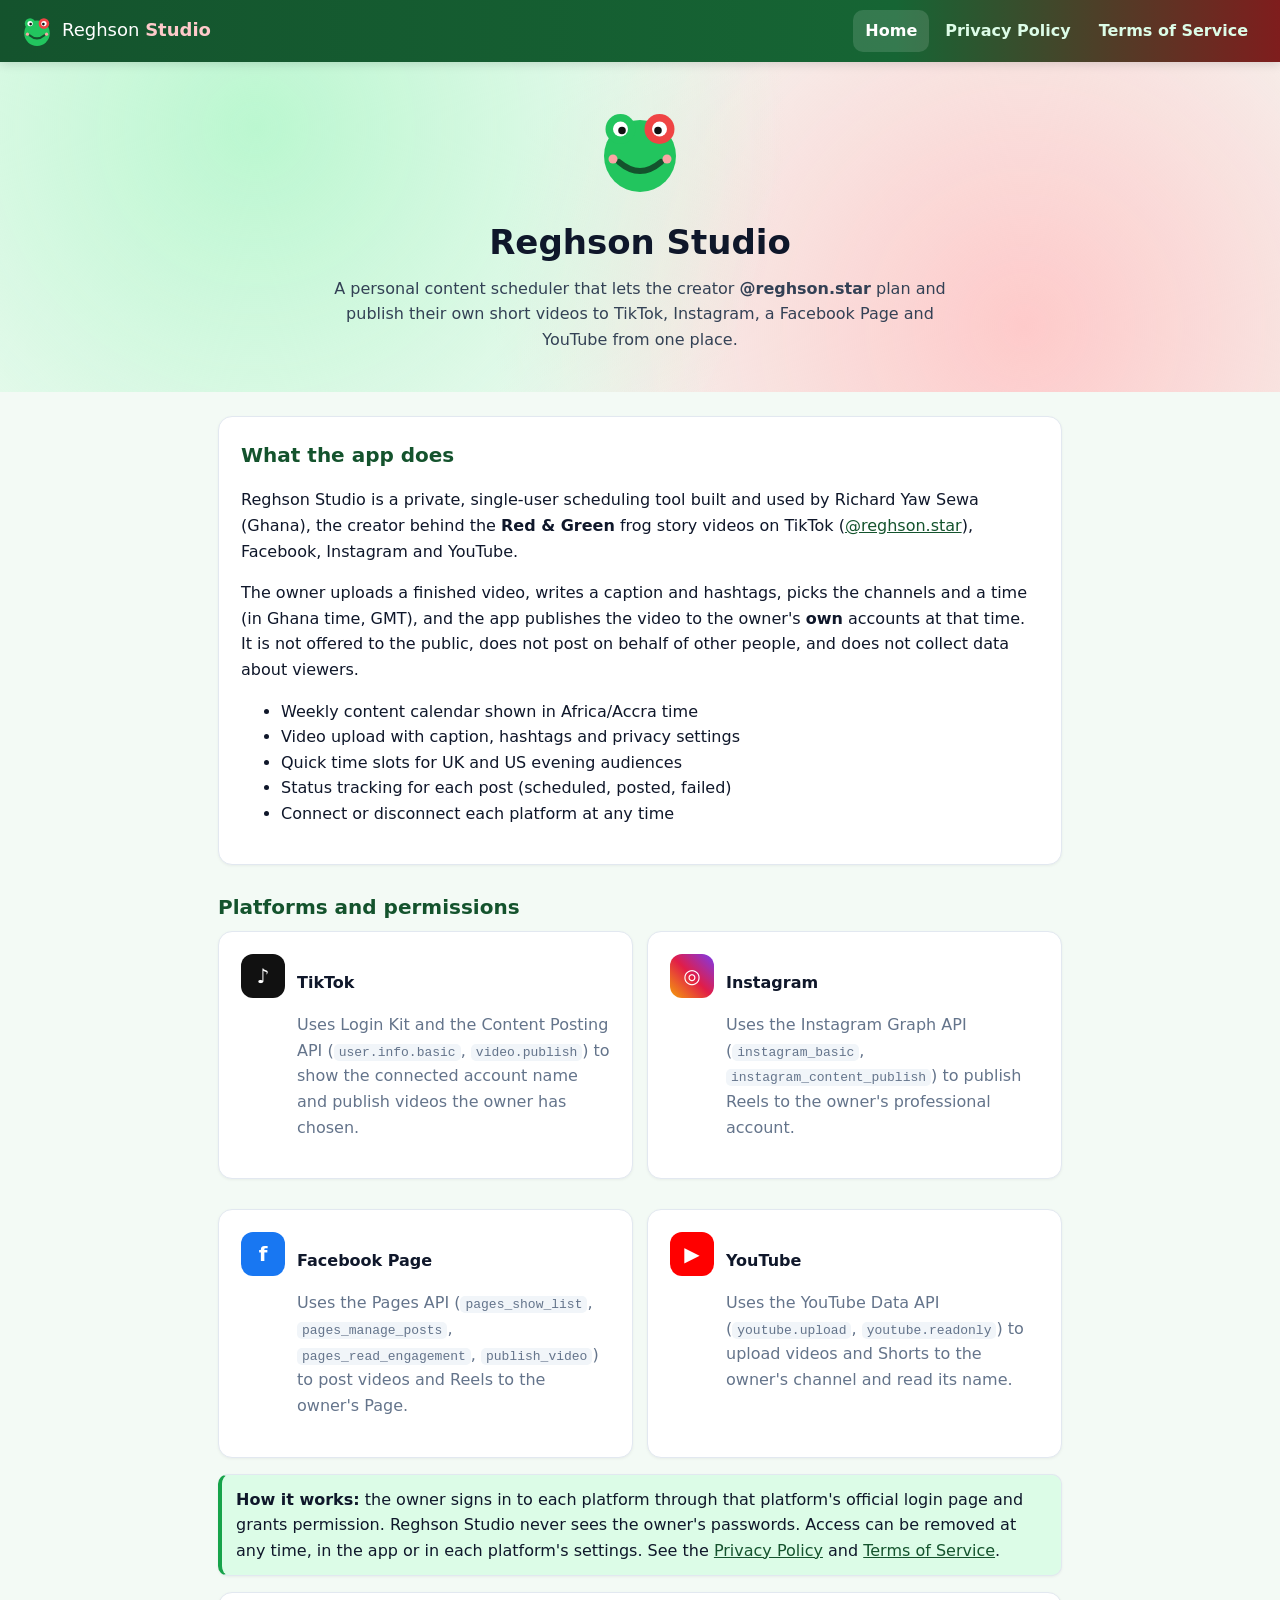
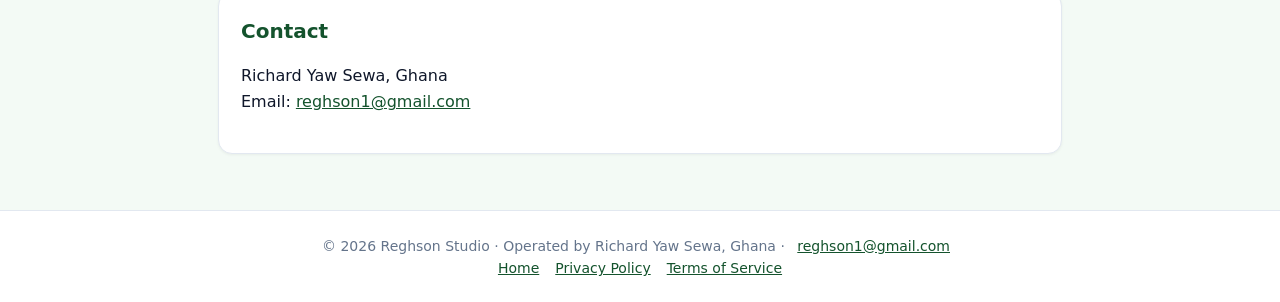
<file: index.html>
<!doctype html>
<html lang="en"><head><meta charset="utf-8"><meta name="viewport" content="width=device-width,initial-scale=1">
<title>Reghson Studio – Personal video scheduler for @reghson.star</title><meta name="description" content="Reghson Studio is a personal tool used by creator @reghson.star to schedule and publish their own videos to TikTok, Instagram, Facebook and YouTube.">
<link rel="icon" href="frog.svg" type="image/svg+xml"><link rel="stylesheet" href="site.css"></head>
<body>
<header class="topbar"><a class="brand" href="index.html"><img src="frog.svg" alt=""> <span>Reghson <b>Studio</b></span></a>
<nav class="nav"><a href="index.html" class="active">Home</a><a href="privacy.html">Privacy Policy</a><a href="terms.html">Terms of Service</a></nav></header>
<section class="hero"><img src="frog.svg" alt="Reghson Studio logo"><h1>Reghson Studio</h1>
<p>A personal content scheduler that lets the creator <b>@reghson.star</b> plan and publish their own short videos to TikTok, Instagram, a Facebook Page and YouTube from one place.</p></section>
<main class="container">
<div class="card"><h2 style="margin-top:0">What the app does</h2>
<p>Reghson Studio is a private, single-user scheduling tool built and used by Richard Yaw Sewa (Ghana), the creator behind the <b>Red &amp; Green</b> frog story videos on TikTok (<a href="https://www.tiktok.com/@reghson.star" rel="noopener">@reghson.star</a>), Facebook, Instagram and YouTube.</p>
<p>The owner uploads a finished video, writes a caption and hashtags, picks the channels and a time (in Ghana time, GMT), and the app publishes the video to the owner's <b>own</b> accounts at that time. It is not offered to the public, does not post on behalf of other people, and does not collect data about viewers.</p>
<ul>
<li>Weekly content calendar shown in Africa/Accra time</li>
<li>Video upload with caption, hashtags and privacy settings</li>
<li>Quick time slots for UK and US evening audiences</li>
<li>Status tracking for each post (scheduled, posted, failed)</li>
<li>Connect or disconnect each platform at any time</li>
</ul></div>
<h2>Platforms and permissions</h2>
<div class="grid">
<div class="card ch"><div class="ico i-tiktok">♪</div><div><h3>TikTok</h3><p class="muted">Uses Login Kit and the Content Posting API (<code>user.info.basic</code>, <code>video.publish</code>) to show the connected account name and publish videos the owner has chosen.</p></div></div>
<div class="card ch"><div class="ico i-instagram">◎</div><div><h3>Instagram</h3><p class="muted">Uses the Instagram Graph API (<code>instagram_basic</code>, <code>instagram_content_publish</code>) to publish Reels to the owner's professional account.</p></div></div>
<div class="card ch"><div class="ico i-facebook">f</div><div><h3>Facebook Page</h3><p class="muted">Uses the Pages API (<code>pages_show_list</code>, <code>pages_manage_posts</code>, <code>pages_read_engagement</code>, <code>publish_video</code>) to post videos and Reels to the owner's Page.</p></div></div>
<div class="card ch"><div class="ico i-youtube">▶</div><div><h3>YouTube</h3><p class="muted">Uses the YouTube Data API (<code>youtube.upload</code>, <code>youtube.readonly</code>) to upload videos and Shorts to the owner's channel and read its name.</p></div></div>
</div>
<div class="card note"><b>How it works:</b> the owner signs in to each platform through that platform's official login page and grants permission. Reghson Studio never sees the owner's passwords. Access can be removed at any time, in the app or in each platform's settings. See the <a href="privacy.html">Privacy Policy</a> and <a href="terms.html">Terms of Service</a>.</div>
<div class="card"><h2 style="margin-top:0">Contact</h2><p>Richard Yaw Sewa, Ghana<br>Email: <a href="mailto:reghson1@gmail.com">reghson1@gmail.com</a></p></div>
</main>
<footer>&copy; 2026 Reghson Studio &middot; Operated by Richard Yaw Sewa, Ghana &middot; <a href="mailto:reghson1@gmail.com">reghson1@gmail.com</a><br><a href="index.html">Home</a><a href="privacy.html">Privacy Policy</a><a href="terms.html">Terms of Service</a></footer>
</body></html>
</file>
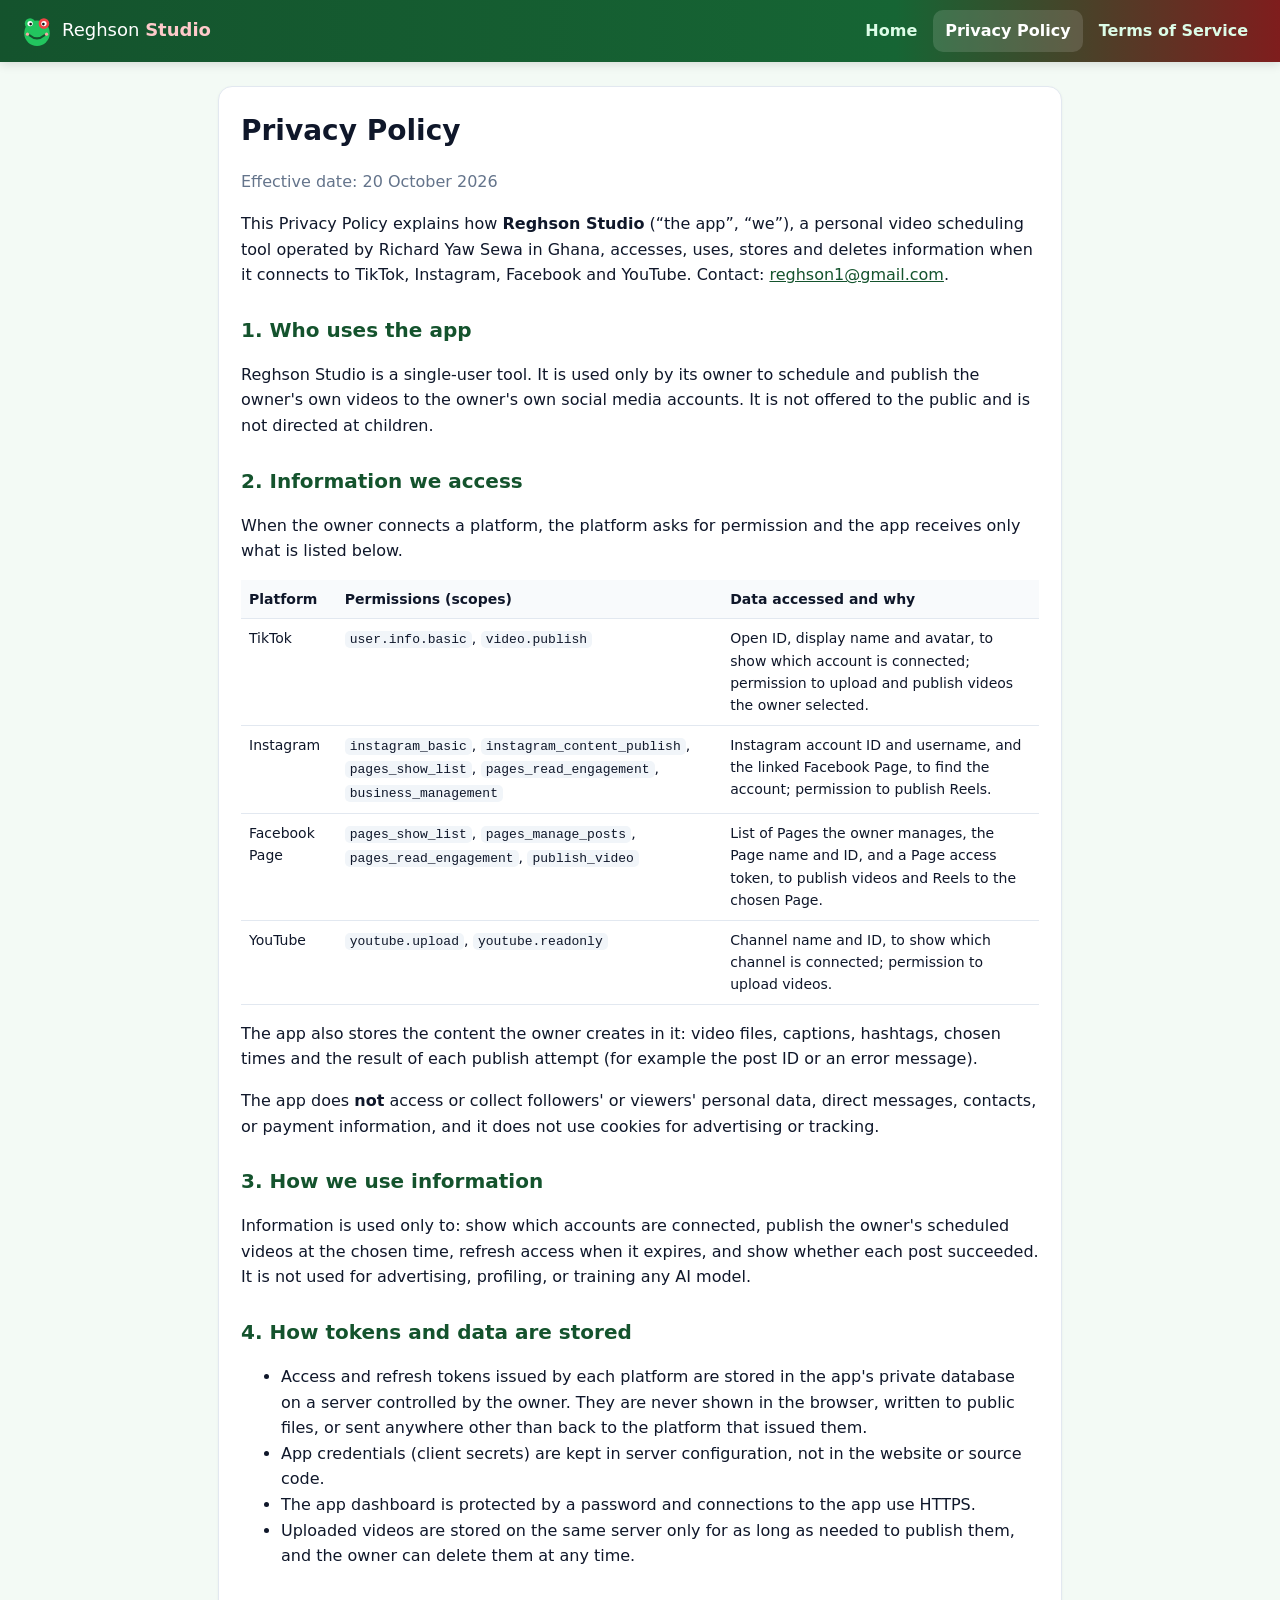
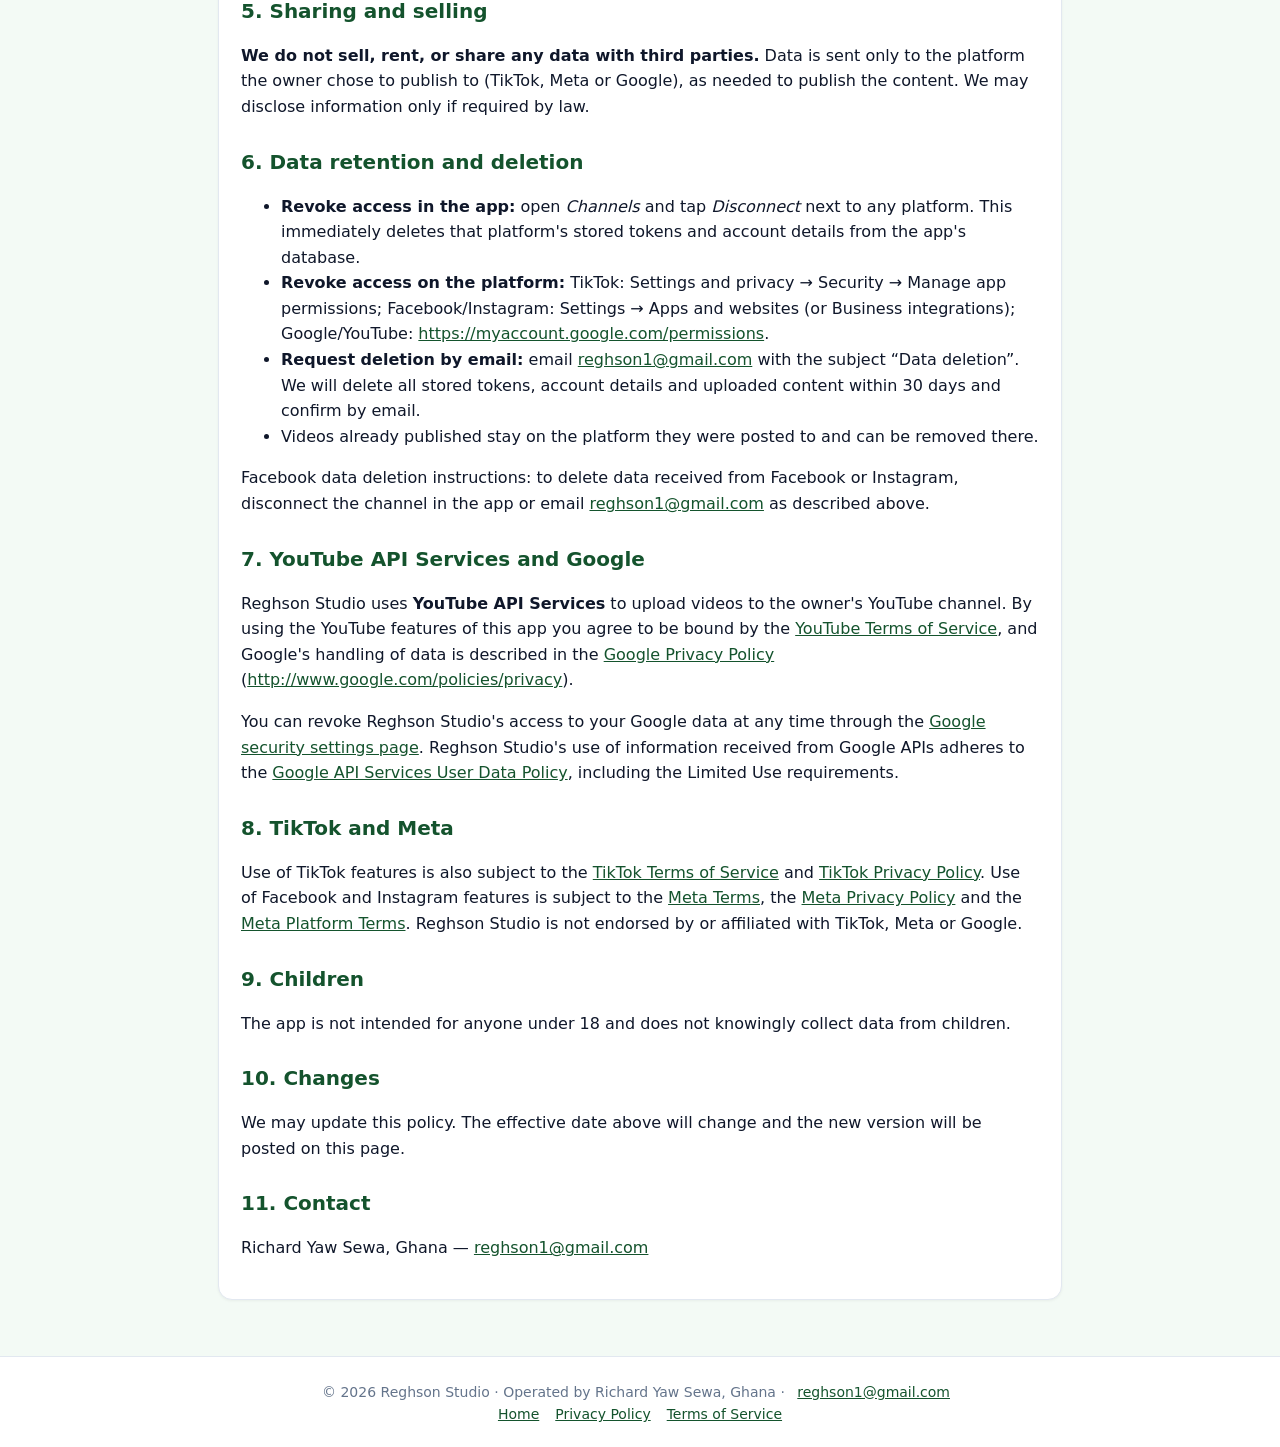
<file: privacy.html>
<!doctype html>
<html lang="en"><head><meta charset="utf-8"><meta name="viewport" content="width=device-width,initial-scale=1">
<title>Privacy Policy – Reghson Studio</title><meta name="description" content="Privacy Policy for Reghson Studio.">
<link rel="icon" href="frog.svg" type="image/svg+xml"><link rel="stylesheet" href="site.css"></head>
<body>
<header class="topbar"><a class="brand" href="index.html"><img src="frog.svg" alt=""> <span>Reghson <b>Studio</b></span></a>
<nav class="nav"><a href="index.html">Home</a><a href="privacy.html" class="active">Privacy Policy</a><a href="terms.html">Terms of Service</a></nav></header>
<main class="container"><div class="card">
<h1>Privacy Policy</h1><p class="muted">Effective date: 20 October 2026</p>
<p>This Privacy Policy explains how <b>Reghson Studio</b> (“the app”, “we”), a personal video scheduling tool operated by Richard Yaw Sewa in Ghana, accesses, uses, stores and deletes information when it connects to TikTok, Instagram, Facebook and YouTube. Contact: <a href="mailto:reghson1@gmail.com">reghson1@gmail.com</a>.</p>

<h2>1. Who uses the app</h2>
<p>Reghson Studio is a single-user tool. It is used only by its owner to schedule and publish the owner's own videos to the owner's own social media accounts. It is not offered to the public and is not directed at children.</p>

<h2>2. Information we access</h2>
<p>When the owner connects a platform, the platform asks for permission and the app receives only what is listed below.</p>
<table>
<tr><th>Platform</th><th>Permissions (scopes)</th><th>Data accessed and why</th></tr>
<tr><td>TikTok</td><td><code>user.info.basic</code>, <code>video.publish</code></td><td>Open ID, display name and avatar, to show which account is connected; permission to upload and publish videos the owner selected.</td></tr>
<tr><td>Instagram</td><td><code>instagram_basic</code>, <code>instagram_content_publish</code>, <code>pages_show_list</code>, <code>pages_read_engagement</code>, <code>business_management</code></td><td>Instagram account ID and username, and the linked Facebook Page, to find the account; permission to publish Reels.</td></tr>
<tr><td>Facebook Page</td><td><code>pages_show_list</code>, <code>pages_manage_posts</code>, <code>pages_read_engagement</code>, <code>publish_video</code></td><td>List of Pages the owner manages, the Page name and ID, and a Page access token, to publish videos and Reels to the chosen Page.</td></tr>
<tr><td>YouTube</td><td><code>youtube.upload</code>, <code>youtube.readonly</code></td><td>Channel name and ID, to show which channel is connected; permission to upload videos.</td></tr>
</table>
<p>The app also stores the content the owner creates in it: video files, captions, hashtags, chosen times and the result of each publish attempt (for example the post ID or an error message).</p>
<p>The app does <b>not</b> access or collect followers' or viewers' personal data, direct messages, contacts, or payment information, and it does not use cookies for advertising or tracking.</p>

<h2>3. How we use information</h2>
<p>Information is used only to: show which accounts are connected, publish the owner's scheduled videos at the chosen time, refresh access when it expires, and show whether each post succeeded. It is not used for advertising, profiling, or training any AI model.</p>

<h2>4. How tokens and data are stored</h2>
<ul>
<li>Access and refresh tokens issued by each platform are stored in the app's private database on a server controlled by the owner. They are never shown in the browser, written to public files, or sent anywhere other than back to the platform that issued them.</li>
<li>App credentials (client secrets) are kept in server configuration, not in the website or source code.</li>
<li>The app dashboard is protected by a password and connections to the app use HTTPS.</li>
<li>Uploaded videos are stored on the same server only for as long as needed to publish them, and the owner can delete them at any time.</li>
</ul>

<h2>5. Sharing and selling</h2>
<p><b>We do not sell, rent, or share any data with third parties.</b> Data is sent only to the platform the owner chose to publish to (TikTok, Meta or Google), as needed to publish the content. We may disclose information only if required by law.</p>

<h2>6. Data retention and deletion</h2>
<ul>
<li><b>Revoke access in the app:</b> open <i>Channels</i> and tap <i>Disconnect</i> next to any platform. This immediately deletes that platform's stored tokens and account details from the app's database.</li>
<li><b>Revoke access on the platform:</b>
TikTok: Settings and privacy → Security → Manage app permissions;
Facebook/Instagram: Settings → Apps and websites (or Business integrations);
Google/YouTube: <a href="https://myaccount.google.com/permissions" rel="noopener">https://myaccount.google.com/permissions</a>.</li>
<li><b>Request deletion by email:</b> email <a href="mailto:reghson1@gmail.com">reghson1@gmail.com</a> with the subject “Data deletion”. We will delete all stored tokens, account details and uploaded content within 30 days and confirm by email.</li>
<li>Videos already published stay on the platform they were posted to and can be removed there.</li>
</ul>
<p>Facebook data deletion instructions: to delete data received from Facebook or Instagram, disconnect the channel in the app or email <a href="mailto:reghson1@gmail.com">reghson1@gmail.com</a> as described above.</p>

<h2>7. YouTube API Services and Google</h2>
<p>Reghson Studio uses <b>YouTube API Services</b> to upload videos to the owner's YouTube channel. By using the YouTube features of this app you agree to be bound by the <a href="https://www.youtube.com/t/terms" rel="noopener">YouTube Terms of Service</a>, and Google's handling of data is described in the <a href="https://policies.google.com/privacy" rel="noopener">Google Privacy Policy</a> (<a href="http://www.google.com/policies/privacy" rel="noopener">http://www.google.com/policies/privacy</a>).</p>
<p>You can revoke Reghson Studio's access to your Google data at any time through the <a href="https://security.google.com/settings/security/permissions" rel="noopener">Google security settings page</a>. Reghson Studio's use of information received from Google APIs adheres to the <a href="https://developers.google.com/terms/api-services-user-data-policy" rel="noopener">Google API Services User Data Policy</a>, including the Limited Use requirements.</p>

<h2>8. TikTok and Meta</h2>
<p>Use of TikTok features is also subject to the <a href="https://www.tiktok.com/legal/terms-of-service" rel="noopener">TikTok Terms of Service</a> and <a href="https://www.tiktok.com/legal/privacy-policy" rel="noopener">TikTok Privacy Policy</a>. Use of Facebook and Instagram features is subject to the <a href="https://www.facebook.com/terms.php" rel="noopener">Meta Terms</a>, the <a href="https://www.facebook.com/privacy/policy/" rel="noopener">Meta Privacy Policy</a> and the <a href="https://developers.facebook.com/terms/" rel="noopener">Meta Platform Terms</a>. Reghson Studio is not endorsed by or affiliated with TikTok, Meta or Google.</p>

<h2>9. Children</h2>
<p>The app is not intended for anyone under 18 and does not knowingly collect data from children.</p>

<h2>10. Changes</h2>
<p>We may update this policy. The effective date above will change and the new version will be posted on this page.</p>

<h2>11. Contact</h2>
<p>Richard Yaw Sewa, Ghana — <a href="mailto:reghson1@gmail.com">reghson1@gmail.com</a></p>
</div></main>
<footer>&copy; 2026 Reghson Studio &middot; Operated by Richard Yaw Sewa, Ghana &middot; <a href="mailto:reghson1@gmail.com">reghson1@gmail.com</a><br><a href="index.html">Home</a><a href="privacy.html">Privacy Policy</a><a href="terms.html">Terms of Service</a></footer>
</body></html>
</file>
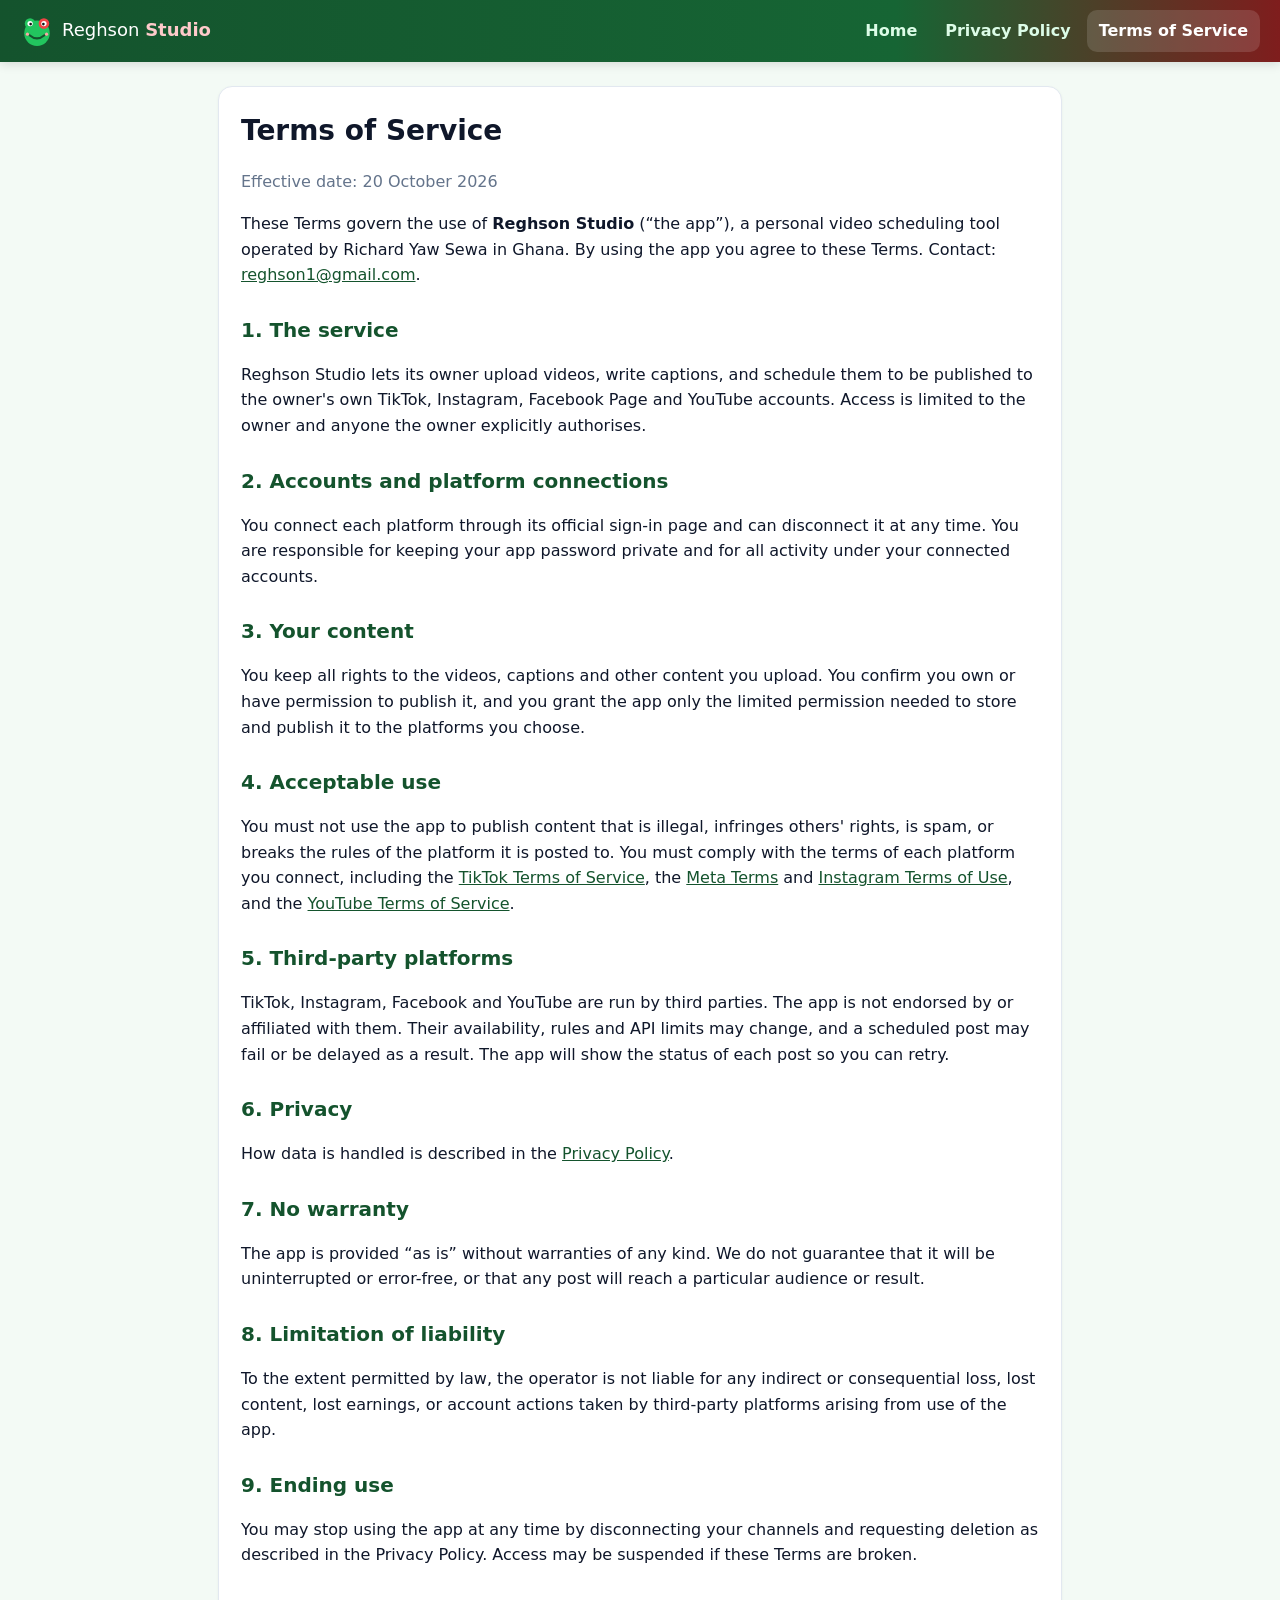
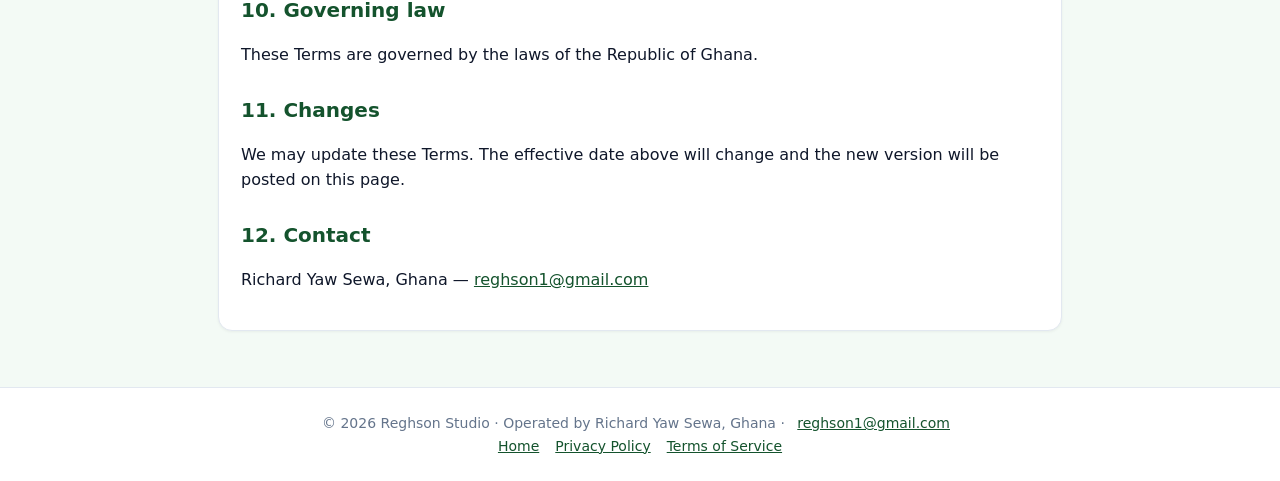
<file: terms.html>
<!doctype html>
<html lang="en"><head><meta charset="utf-8"><meta name="viewport" content="width=device-width,initial-scale=1">
<title>Terms of Service – Reghson Studio</title><meta name="description" content="Terms of Service for Reghson Studio.">
<link rel="icon" href="frog.svg" type="image/svg+xml"><link rel="stylesheet" href="site.css"></head>
<body>
<header class="topbar"><a class="brand" href="index.html"><img src="frog.svg" alt=""> <span>Reghson <b>Studio</b></span></a>
<nav class="nav"><a href="index.html">Home</a><a href="privacy.html">Privacy Policy</a><a href="terms.html" class="active">Terms of Service</a></nav></header>
<main class="container"><div class="card">
<h1>Terms of Service</h1><p class="muted">Effective date: 20 October 2026</p>
<p>These Terms govern the use of <b>Reghson Studio</b> (“the app”), a personal video scheduling tool operated by Richard Yaw Sewa in Ghana. By using the app you agree to these Terms. Contact: <a href="mailto:reghson1@gmail.com">reghson1@gmail.com</a>.</p>

<h2>1. The service</h2>
<p>Reghson Studio lets its owner upload videos, write captions, and schedule them to be published to the owner's own TikTok, Instagram, Facebook Page and YouTube accounts. Access is limited to the owner and anyone the owner explicitly authorises.</p>

<h2>2. Accounts and platform connections</h2>
<p>You connect each platform through its official sign-in page and can disconnect it at any time. You are responsible for keeping your app password private and for all activity under your connected accounts.</p>

<h2>3. Your content</h2>
<p>You keep all rights to the videos, captions and other content you upload. You confirm you own or have permission to publish it, and you grant the app only the limited permission needed to store and publish it to the platforms you choose.</p>

<h2>4. Acceptable use</h2>
<p>You must not use the app to publish content that is illegal, infringes others' rights, is spam, or breaks the rules of the platform it is posted to. You must comply with the terms of each platform you connect, including the <a href="https://www.tiktok.com/legal/terms-of-service" rel="noopener">TikTok Terms of Service</a>, the <a href="https://www.facebook.com/terms.php" rel="noopener">Meta Terms</a> and <a href="https://help.instagram.com/581066165581870" rel="noopener">Instagram Terms of Use</a>, and the <a href="https://www.youtube.com/t/terms" rel="noopener">YouTube Terms of Service</a>.</p>

<h2>5. Third-party platforms</h2>
<p>TikTok, Instagram, Facebook and YouTube are run by third parties. The app is not endorsed by or affiliated with them. Their availability, rules and API limits may change, and a scheduled post may fail or be delayed as a result. The app will show the status of each post so you can retry.</p>

<h2>6. Privacy</h2>
<p>How data is handled is described in the <a href="privacy.html">Privacy Policy</a>.</p>

<h2>7. No warranty</h2>
<p>The app is provided “as is” without warranties of any kind. We do not guarantee that it will be uninterrupted or error-free, or that any post will reach a particular audience or result.</p>

<h2>8. Limitation of liability</h2>
<p>To the extent permitted by law, the operator is not liable for any indirect or consequential loss, lost content, lost earnings, or account actions taken by third-party platforms arising from use of the app.</p>

<h2>9. Ending use</h2>
<p>You may stop using the app at any time by disconnecting your channels and requesting deletion as described in the Privacy Policy. Access may be suspended if these Terms are broken.</p>

<h2>10. Governing law</h2>
<p>These Terms are governed by the laws of the Republic of Ghana.</p>

<h2>11. Changes</h2>
<p>We may update these Terms. The effective date above will change and the new version will be posted on this page.</p>

<h2>12. Contact</h2>
<p>Richard Yaw Sewa, Ghana — <a href="mailto:reghson1@gmail.com">reghson1@gmail.com</a></p>
</div></main>
<footer>&copy; 2026 Reghson Studio &middot; Operated by Richard Yaw Sewa, Ghana &middot; <a href="mailto:reghson1@gmail.com">reghson1@gmail.com</a><br><a href="index.html">Home</a><a href="privacy.html">Privacy Policy</a><a href="terms.html">Terms of Service</a></footer>
</body></html>
</file>
<file: site.css>
:root{--green:#16a34a;--green-d:#14532d;--green-l:#dcfce7;--red:#dc2626;--red-l:#fee2e2;--ink:#0f172a;--muted:#64748b;--bg:#f3faf5;--card:#fff;--line:#e2e8f0;--r:14px}
*{box-sizing:border-box}html,body{margin:0}body{font-family:system-ui,-apple-system,"Segoe UI",Roboto,sans-serif;background:var(--bg);color:var(--ink);font-size:16px;line-height:1.6}
a{color:var(--green-d)}
.topbar{position:sticky;top:0;z-index:20;display:flex;align-items:center;gap:16px;padding:10px 20px;background:linear-gradient(90deg,var(--green-d),#166534 70%,#7f1d1d);color:#fff;box-shadow:0 2px 10px #0002;flex-wrap:wrap}
.brand{display:flex;align-items:center;gap:8px;color:#fff;text-decoration:none;font-size:18px}.brand img{width:34px;height:34px}.brand b{color:#fecaca}
.nav{display:flex;gap:4px;margin-left:auto;flex-wrap:wrap}.nav a{color:#dcfce7;text-decoration:none;padding:8px 12px;border-radius:10px;font-weight:600}.nav a.active,.nav a:hover{background:#ffffff22;color:#fff}
.container{max-width:880px;margin:0 auto;padding:24px 18px 40px}
.hero{text-align:center;padding:40px 18px;background:radial-gradient(circle at 20% 20%,#bbf7d0,transparent 50%),radial-gradient(circle at 80% 80%,#fecaca,transparent 50%),var(--bg)}
.hero img{width:96px}.hero h1{font-size:34px;margin:10px 0 6px}.hero p{max-width:640px;margin:0 auto;color:#334155}
h1{font-size:28px;margin:0 0 6px}h2{font-size:20px;margin:26px 0 8px;color:var(--green-d)}h3{font-size:16px;margin:16px 0 4px}
.muted{color:var(--muted)}
.card{background:var(--card);border:1px solid var(--line);border-radius:var(--r);padding:22px;box-shadow:0 1px 3px #0000000d;margin-bottom:16px}
.grid{display:grid;grid-template-columns:repeat(2,1fr);gap:14px}
.ch{display:flex;gap:12px;align-items:flex-start}.ico{flex:none;width:44px;height:44px;border-radius:12px;display:flex;align-items:center;justify-content:center;color:#fff;font-weight:900;font-size:20px}
.i-tiktok{background:#111}.i-instagram{background:linear-gradient(45deg,#f59e0b,#e11d48,#7c3aed)}.i-youtube{background:#ff0000}.i-facebook{background:#1877f2}
.note{background:var(--green-l);border-left:4px solid var(--green);padding:12px 14px;border-radius:10px}
table{width:100%;border-collapse:collapse;font-size:14px}th,td{text-align:left;padding:8px;border-bottom:1px solid var(--line);vertical-align:top}th{background:#f8fafc}
code{background:#f1f5f9;padding:1px 5px;border-radius:5px;font-size:13px}
footer{text-align:center;color:var(--muted);font-size:14px;padding:24px 16px;border-top:1px solid var(--line);background:#fff}
footer a{margin:0 8px}
@media (max-width:700px){.grid{grid-template-columns:1fr}.hero h1{font-size:26px}table{font-size:13px}}
</file>
